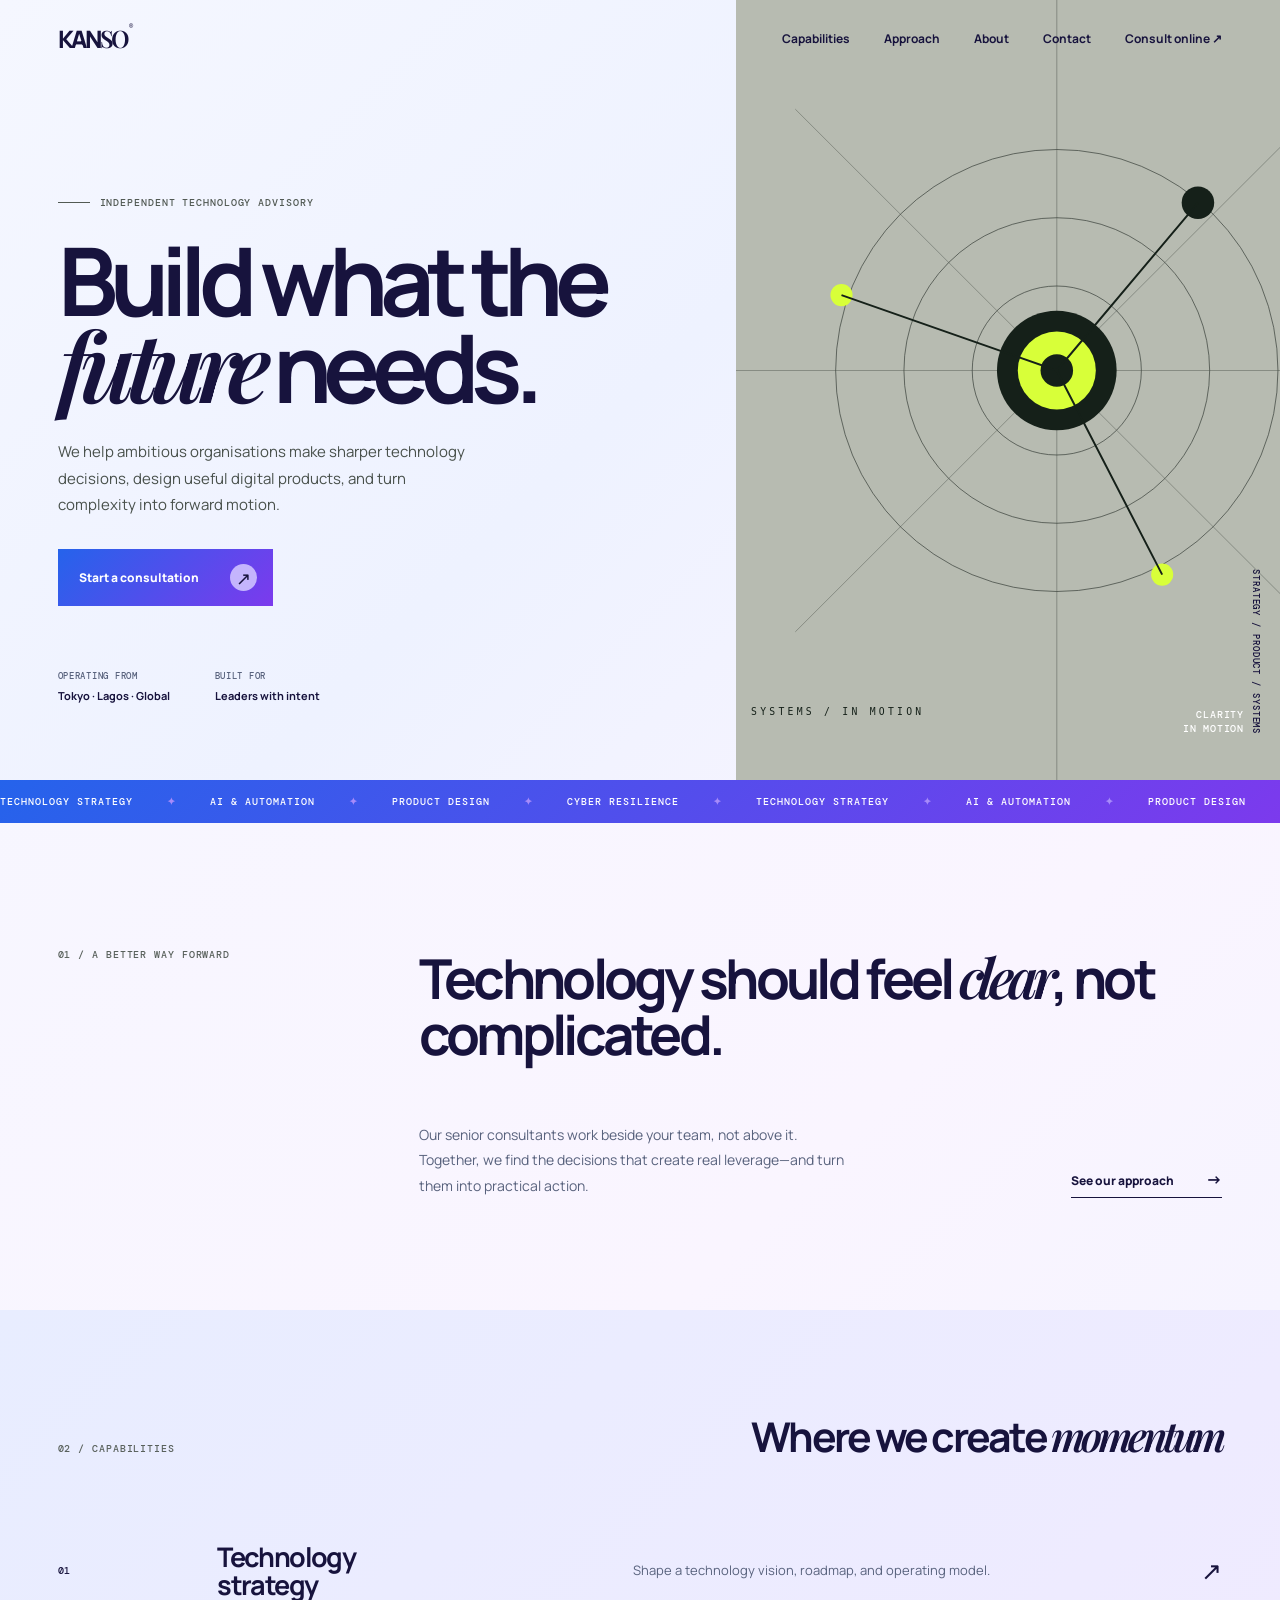
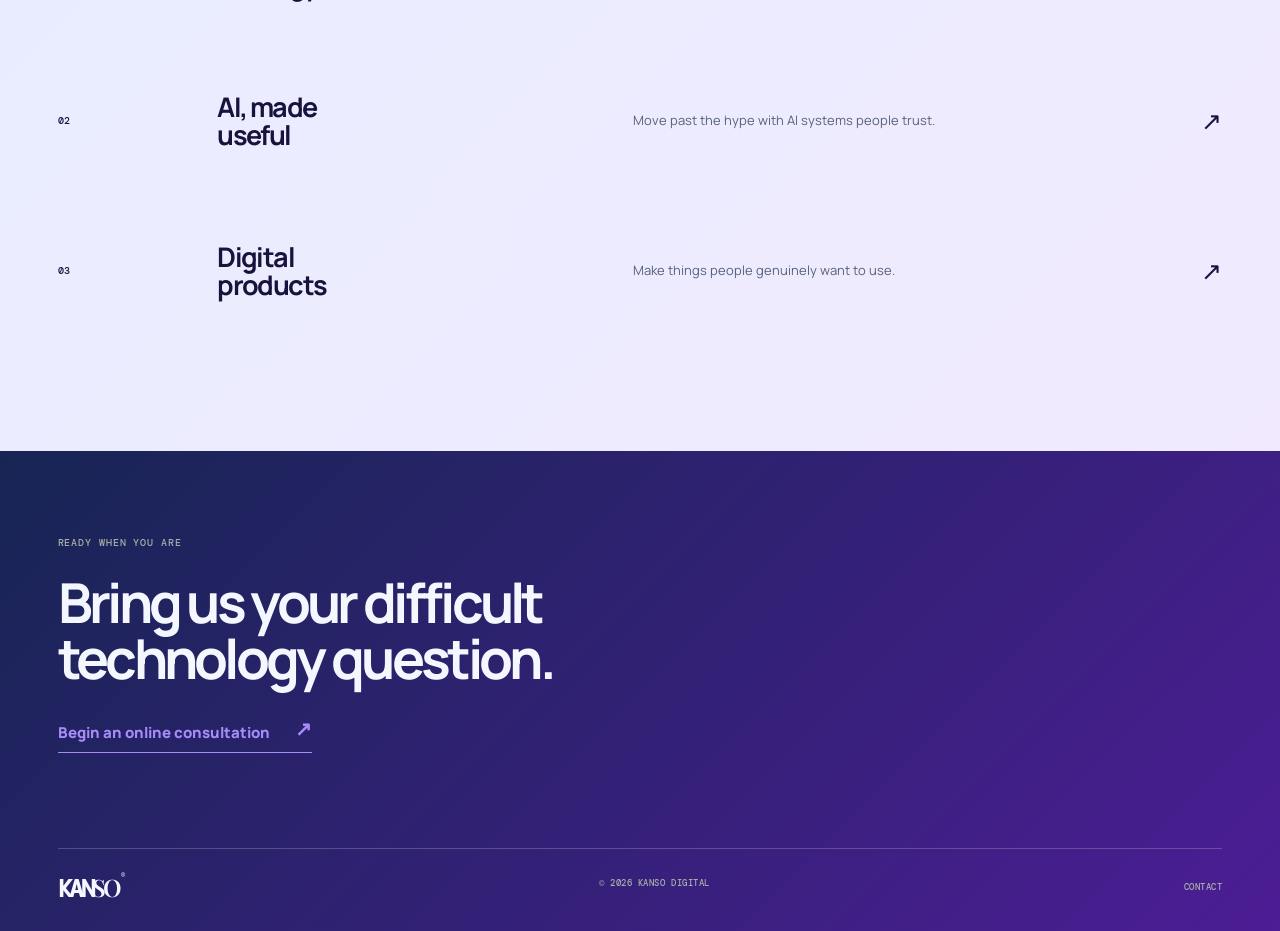
<file: index.html>
<!doctype html><html lang="en"><head><meta charset="utf-8"><meta name="viewport" content="width=device-width,initial-scale=1"><title>Kanso — Technology consultancy</title><link rel="preconnect" href="https://fonts.googleapis.com"><link rel="preconnect" href="https://fonts.gstatic.com" crossorigin><link href="https://fonts.googleapis.com/css2?family=DM+Mono:wght@400;500&family=Manrope:wght@400;500;600;700;800&family=Playfair+Display:ital,wght@0,600;1,600&display=swap" rel="stylesheet"><link rel="stylesheet" href="styles.css"></head><body><header class="site-header"><a class="logo" href="index.html">KAN<span>SO</span><i>®</i></a><button class="menu-button" aria-label="Open navigation" aria-expanded="false"><span></span><span></span></button><nav><a href="capabilities.html">Capabilities</a><a href="approach.html">Approach</a><a href="about.html">About</a><a href="contact.html">Contact</a><a class="nav-cta" href="consult.html">Consult online ↗</a></nav></header><main><section class="hero"><div class="hero-copy"><p class="kicker"><span></span> Independent technology advisory</p><h1>Build what the <em>future</em> needs.</h1><p class="lede">We help ambitious organisations make sharper technology decisions, design useful digital products, and turn complexity into forward motion.</p><a class="action" href="consult.html">Start a consultation <b>↗</b></a><dl class="hero-meta"><div><dt>Operating from</dt><dd>Tokyo · Lagos · Global</dd></div><div><dt>Built for</dt><dd>Leaders with intent</dd></div></dl></div><div class="hero-art"><img src="assets/technology-orbit.svg" alt="Abstract technical system of orbiting forms"><p>Clarity<br>in motion</p></div><div class="side-label">Strategy / Product / Systems</div></section><div class="marquee"><div>Technology strategy <b>✦</b> AI &amp; automation <b>✦</b> Product design <b>✦</b> Cyber resilience <b>✦</b> Technology strategy <b>✦</b> AI &amp; automation <b>✦</b> Product design <b>✦</b> Cyber resilience <b>✦</b></div></div><section class="intro"><p class="number">01 / A better way forward</p><div><h2>Technology should feel <em>clear</em>, not complicated.</h2><div class="intro-foot"><p>Our senior consultants work beside your team, not above it. Together, we find the decisions that create real leverage—and turn them into practical action.</p><a href="approach.html" class="text-link">See our approach <span>→</span></a></div></div></section><section class="services"><div class="section-heading"><p class="number">02 / Capabilities</p><h2>Where we create <em>momentum</em></h2></div><div class="service-list"><article><span>01</span><h3>Technology<br>strategy</h3><p>Shape a technology vision, roadmap, and operating model.</p><a href="capabilities.html">↗</a></article><article><span>02</span><h3>AI, made<br>useful</h3><p>Move past the hype with AI systems people trust.</p><a href="capabilities.html">↗</a></article><article><span>03</span><h3>Digital<br>products</h3><p>Make things people genuinely want to use.</p><a href="capabilities.html">↗</a></article></div></section></main><footer><p class="number">Ready when you are</p><h2>Bring us your difficult technology question.</h2><a class="email" href="consult.html">Begin an online consultation <span>↗</span></a><div class="footer-bottom"><a class="logo" href="index.html">KAN<span>SO</span><i>®</i></a><p>© 2026 Kanso Digital</p><a href="contact.html">Contact</a></div></footer><script src="script.js"></script></body></html>
</file>
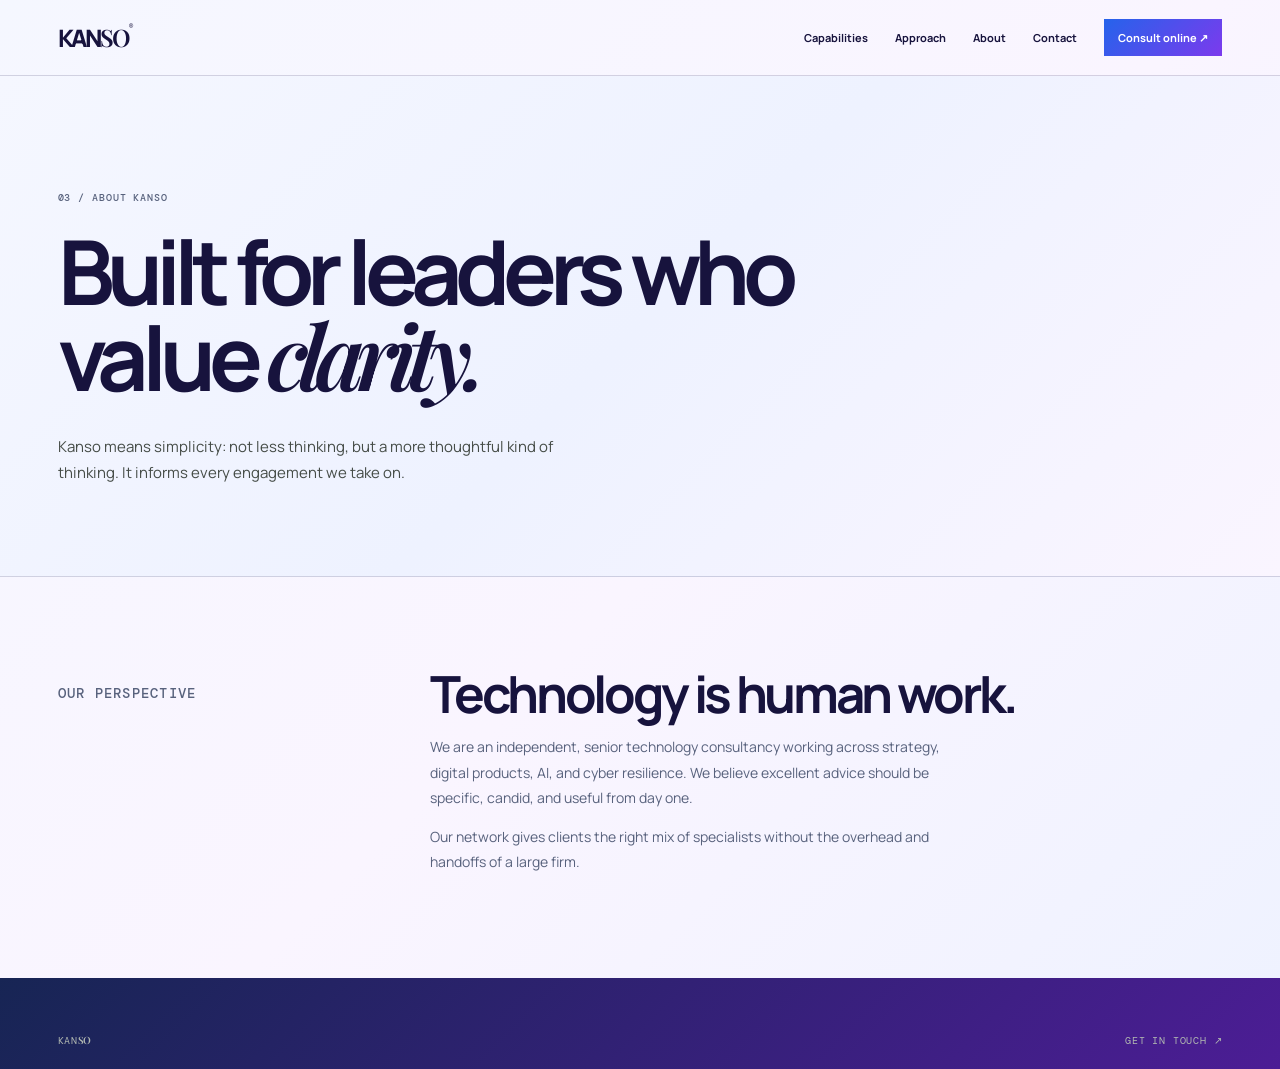
<file: about.html>
<!doctype html><html lang="en"><head><meta charset="utf-8"><meta name="viewport" content="width=device-width,initial-scale=1"><title>About — Kanso</title><link rel="preconnect" href="https://fonts.googleapis.com"><link rel="preconnect" href="https://fonts.gstatic.com" crossorigin><link href="https://fonts.googleapis.com/css2?family=DM+Mono:wght@400;500&family=Manrope:wght@400;600;700;800&family=Playfair+Display:ital,wght@0,600;1,600&display=swap" rel="stylesheet"><link rel="stylesheet" href="pages.css"></head><body><header class="header"><a class="logo" href="index.html">KAN<span>SO</span><i>®</i></a><nav><a href="capabilities.html">Capabilities</a><a href="approach.html">Approach</a><a href="about.html">About</a><a href="contact.html">Contact</a><a class="button" href="consult.html">Consult online ↗</a></nav></header><main><section class="page-hero"><p class="mono">03 / About Kanso</p><h1>Built for leaders who value <em>clarity.</em></h1><p class="summary">Kanso means simplicity: not less thinking, but a more thoughtful kind of thinking. It informs every engagement we take on.</p></section><section class="content split"><p class="mono">Our perspective</p><div><h2>Technology is human work.</h2><p>We are an independent, senior technology consultancy working across strategy, digital products, AI, and cyber resilience. We believe excellent advice should be specific, candid, and useful from day one.</p><p>Our network gives clients the right mix of specialists without the overhead and handoffs of a large firm.</p></div></section></main><footer><div class="footer-row"><a class="logo" href="index.html">KAN<span>SO</span></a><a href="contact.html">Get in touch ↗</a></div></footer></body></html>
</file>
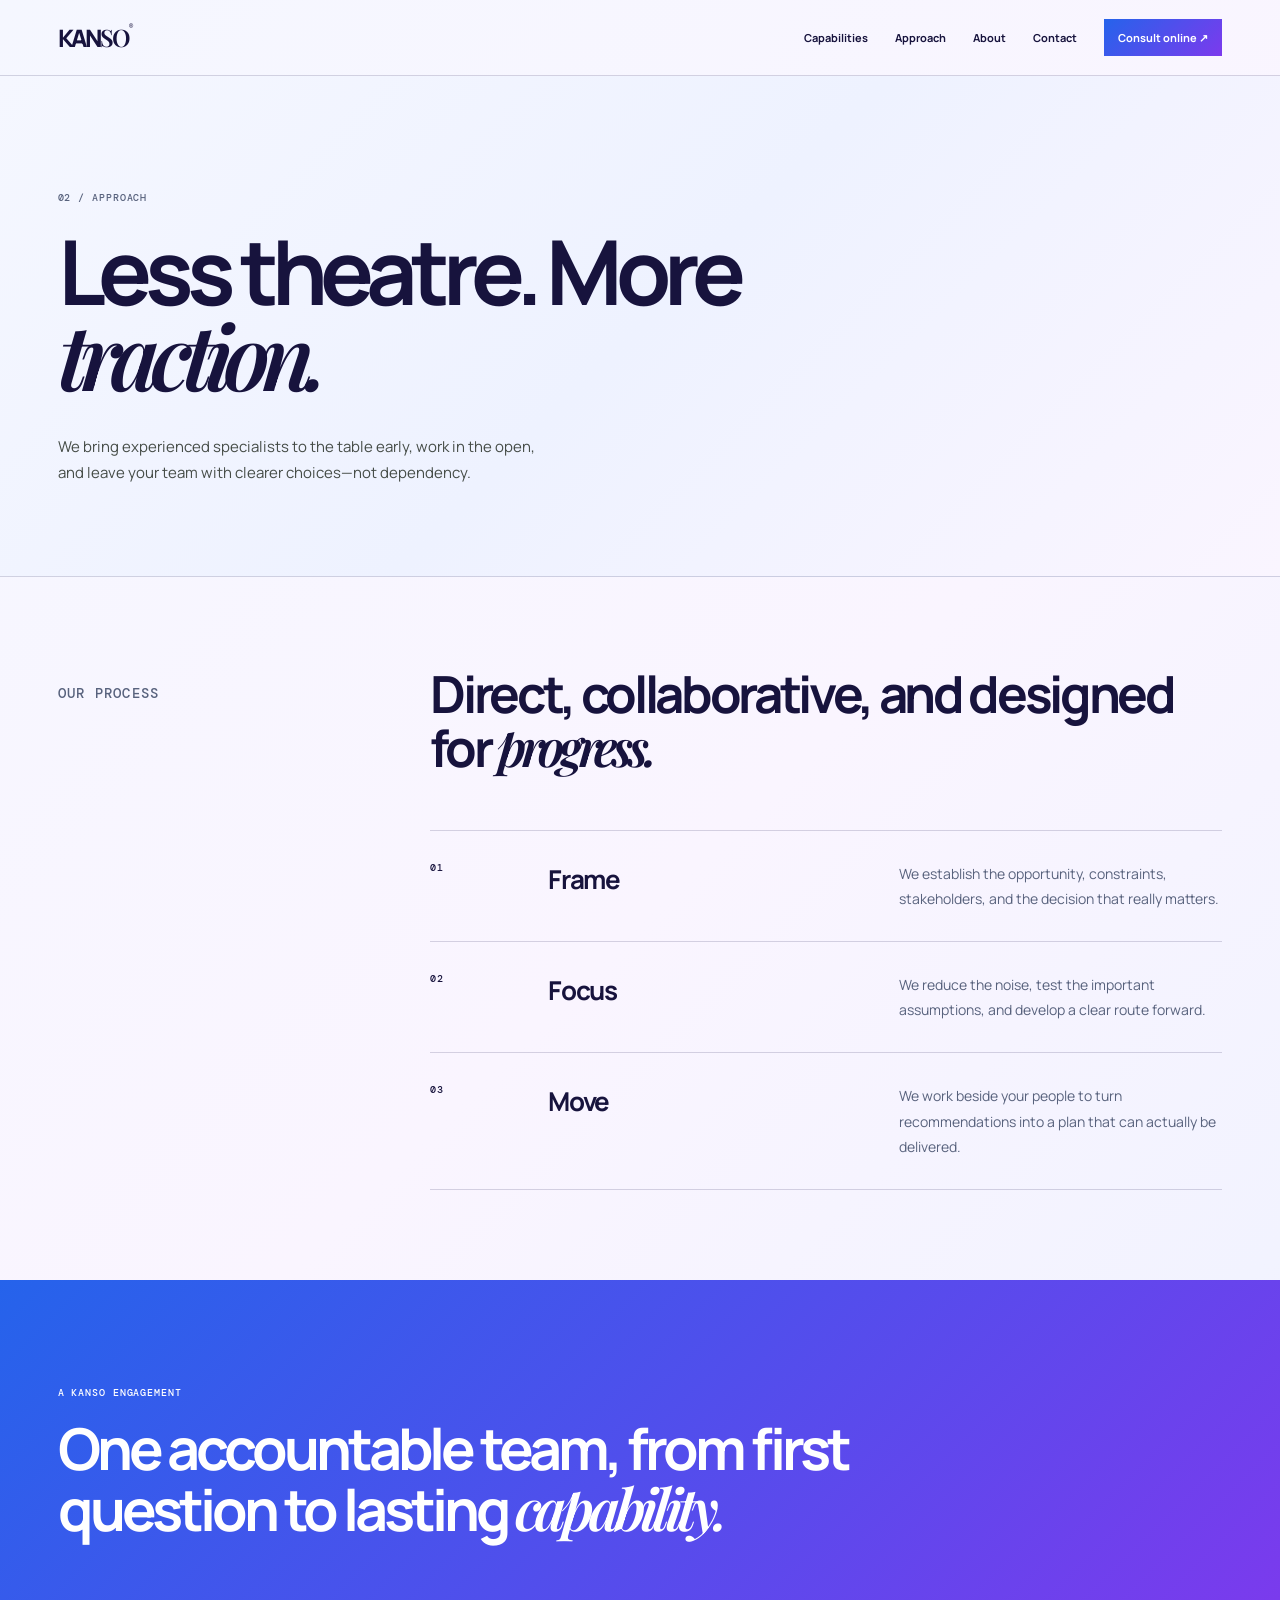
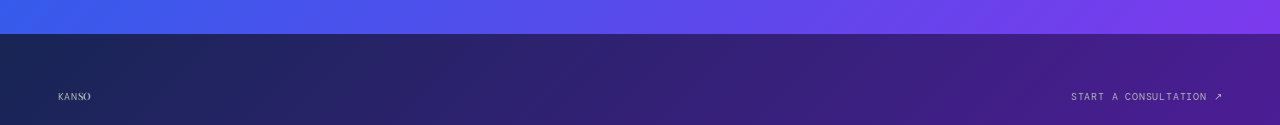
<file: approach.html>
<!doctype html><html lang="en"><head><meta charset="utf-8"><meta name="viewport" content="width=device-width,initial-scale=1"><title>Approach — Kanso</title><link rel="preconnect" href="https://fonts.googleapis.com"><link rel="preconnect" href="https://fonts.gstatic.com" crossorigin><link href="https://fonts.googleapis.com/css2?family=DM+Mono:wght@400;500&family=Manrope:wght@400;600;700;800&family=Playfair+Display:ital,wght@0,600;1,600&display=swap" rel="stylesheet"><link rel="stylesheet" href="pages.css"></head><body><header class="header"><a class="logo" href="index.html">KAN<span>SO</span><i>®</i></a><nav><a href="capabilities.html">Capabilities</a><a href="approach.html">Approach</a><a href="about.html">About</a><a href="contact.html">Contact</a><a class="button" href="consult.html">Consult online ↗</a></nav></header><main><section class="page-hero"><p class="mono">02 / Approach</p><h1>Less theatre. More <em>traction.</em></h1><p class="summary">We bring experienced specialists to the table early, work in the open, and leave your team with clearer choices—not dependency.</p></section><section class="content split"><p class="mono">Our process</p><div><h2>Direct, collaborative, and designed for <em>progress.</em></h2><div class="list"><article><span class="mono">01</span><h3>Frame</h3><p>We establish the opportunity, constraints, stakeholders, and the decision that really matters.</p></article><article><span class="mono">02</span><h3>Focus</h3><p>We reduce the noise, test the important assumptions, and develop a clear route forward.</p></article><article><span class="mono">03</span><h3>Move</h3><p>We work beside your people to turn recommendations into a plan that can actually be delivered.</p></article></div></div></section><section class="band"><p class="mono">A Kanso engagement</p><h2>One accountable team, from first question to lasting <em>capability.</em></h2></section></main><footer><div class="footer-row"><a class="logo" href="index.html">KAN<span>SO</span></a><a href="consult.html">Start a consultation ↗</a></div></footer></body></html>
</file>
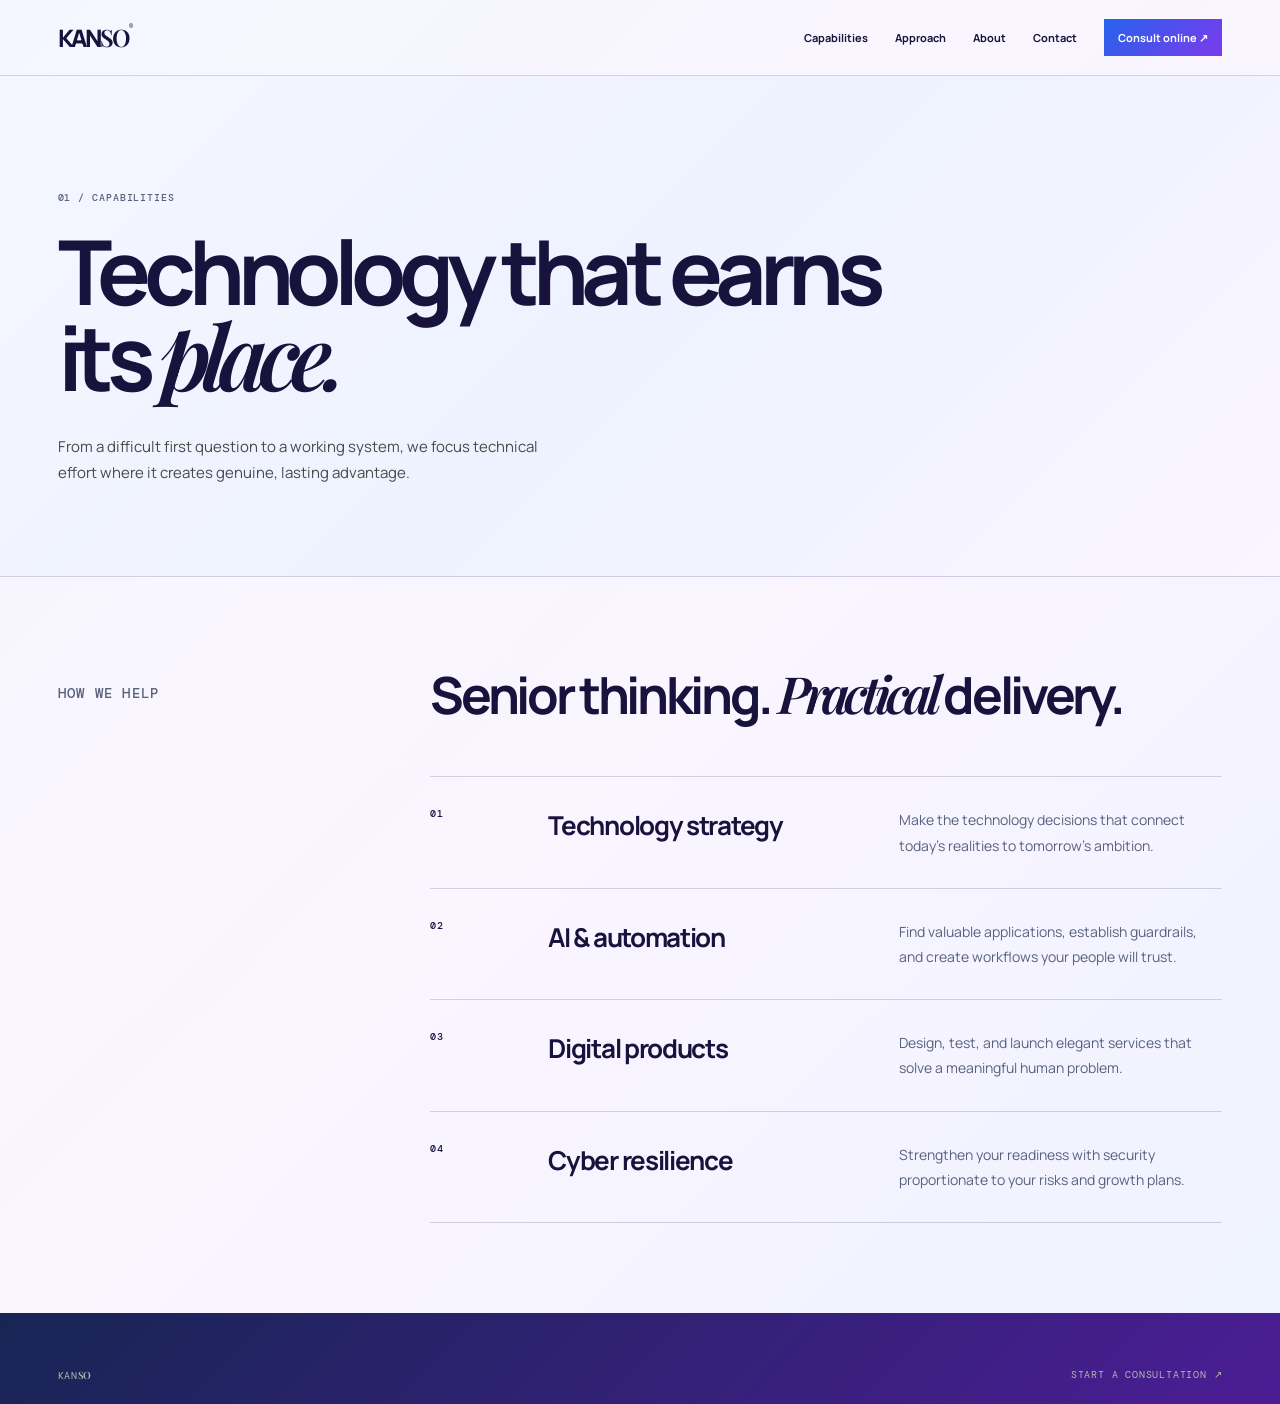
<file: capabilities.html>
<!doctype html><html lang="en"><head><meta charset="utf-8"><meta name="viewport" content="width=device-width,initial-scale=1"><title>Capabilities — Kanso</title><link rel="preconnect" href="https://fonts.googleapis.com"><link rel="preconnect" href="https://fonts.gstatic.com" crossorigin><link href="https://fonts.googleapis.com/css2?family=DM+Mono:wght@400;500&family=Manrope:wght@400;600;700;800&family=Playfair+Display:ital,wght@0,600;1,600&display=swap" rel="stylesheet"><link rel="stylesheet" href="pages.css"></head><body><header class="header"><a class="logo" href="index.html">KAN<span>SO</span><i>®</i></a><nav><a href="capabilities.html">Capabilities</a><a href="approach.html">Approach</a><a href="about.html">About</a><a href="contact.html">Contact</a><a class="button" href="consult.html">Consult online ↗</a></nav></header><main><section class="page-hero"><p class="mono">01 / Capabilities</p><h1>Technology that earns its <em>place.</em></h1><p class="summary">From a difficult first question to a working system, we focus technical effort where it creates genuine, lasting advantage.</p></section><section class="content split"><p class="mono">How we help</p><div><h2>Senior thinking. <em>Practical</em> delivery.</h2><div class="list"><article><span class="mono">01</span><h3>Technology strategy</h3><p>Make the technology decisions that connect today’s realities to tomorrow’s ambition.</p></article><article><span class="mono">02</span><h3>AI &amp; automation</h3><p>Find valuable applications, establish guardrails, and create workflows your people will trust.</p></article><article><span class="mono">03</span><h3>Digital products</h3><p>Design, test, and launch elegant services that solve a meaningful human problem.</p></article><article><span class="mono">04</span><h3>Cyber resilience</h3><p>Strengthen your readiness with security proportionate to your risks and growth plans.</p></article></div></div></section></main><footer><div class="footer-row"><a class="logo" href="index.html">KAN<span>SO</span></a><a href="consult.html">Start a consultation ↗</a></div></footer></body></html>
</file>
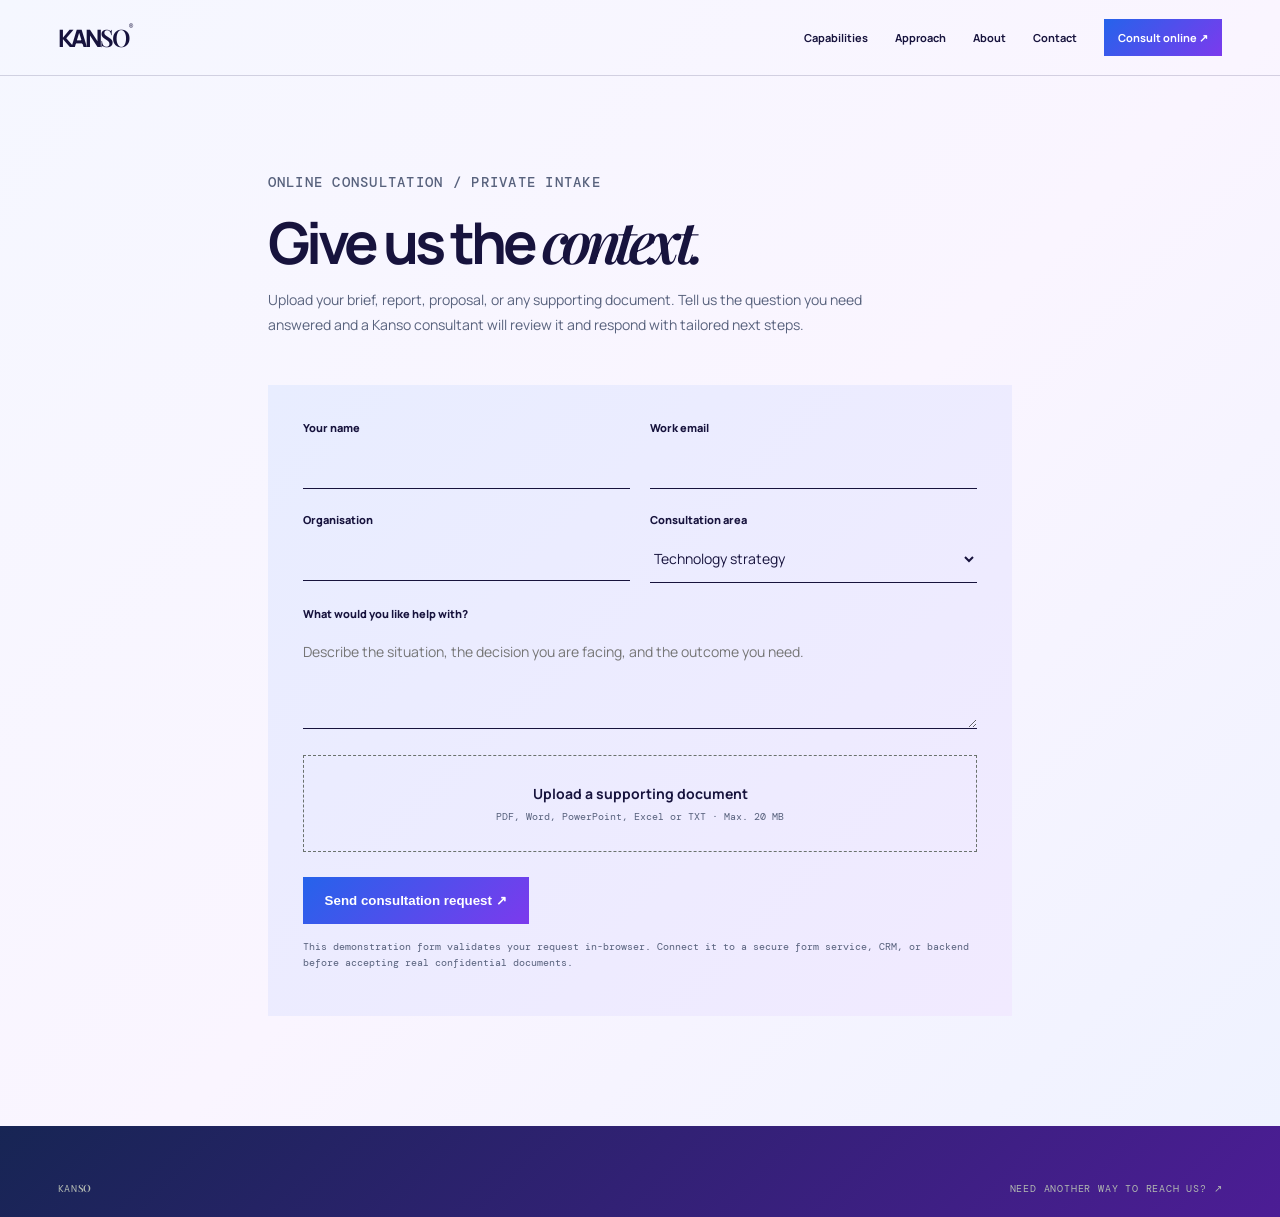
<file: consult.html>
<!doctype html><html lang="en"><head><meta charset="utf-8"><meta name="viewport" content="width=device-width,initial-scale=1"><title>Online consultation — Kanso</title><link rel="preconnect" href="https://fonts.googleapis.com"><link rel="preconnect" href="https://fonts.gstatic.com" crossorigin><link href="https://fonts.gstatic.com" crossorigin><link href="https://fonts.googleapis.com/css2?family=DM+Mono:wght@400;500&family=Manrope:wght@400;600;700;800&family=Playfair+Display:ital,wght@0,600;1,600&display=swap" rel="stylesheet"><link rel="stylesheet" href="pages.css"></head><body><header class="header"><a class="logo" href="index.html">KAN<span>SO</span><i>®</i></a><nav><a href="capabilities.html">Capabilities</a><a href="approach.html">Approach</a><a href="about.html">About</a><a href="contact.html">Contact</a><a class="button" href="consult.html">Consult online ↗</a></nav></header><main><section class="form-shell"><p class="mono">Online consultation / Private intake</p><h2>Give us the <em>context.</em></h2><p>Upload your brief, report, proposal, or any supporting document. Tell us the question you need answered and a Kanso consultant will review it and respond with tailored next steps.</p><form class="consult-form" id="consultForm"><div class="form-row"><label class="field">Your name<input name="name" required autocomplete="name"></label><label class="field">Work email<input type="email" name="email" required autocomplete="email"></label></div><div class="form-row"><label class="field">Organisation<input name="company" autocomplete="organization"></label><label class="field">Consultation area<select name="topic"><option>Technology strategy</option><option>AI &amp; automation</option><option>Digital product</option><option>Cyber resilience</option><option>Other</option></select></label></div><label class="field">What would you like help with?<textarea name="question" required placeholder="Describe the situation, the decision you are facing, and the outcome you need."></textarea></label><label class="upload" for="document"><input id="document" type="file" accept=".pdf,.doc,.docx,.ppt,.pptx,.xls,.xlsx,.txt"><strong id="uploadTitle">Upload a supporting document</strong><span id="uploadHint">PDF, Word, PowerPoint, Excel or TXT · Max. 20 MB</span></label><button class="submit" type="submit">Send consultation request ↗</button><p class="note">This demonstration form validates your request in-browser. Connect it to a secure form service, CRM, or backend before accepting real confidential documents.</p><div class="success" id="success" role="status">Your consultation request is ready. In the live version, it will be securely delivered to the Kanso consultant team for review and reply.</div></form></section></main><footer><div class="footer-row"><a class="logo" href="index.html">KAN<span>SO</span></a><a href="contact.html">Need another way to reach us? ↗</a></div></footer><script src="script.js"></script></body></html>
</file>
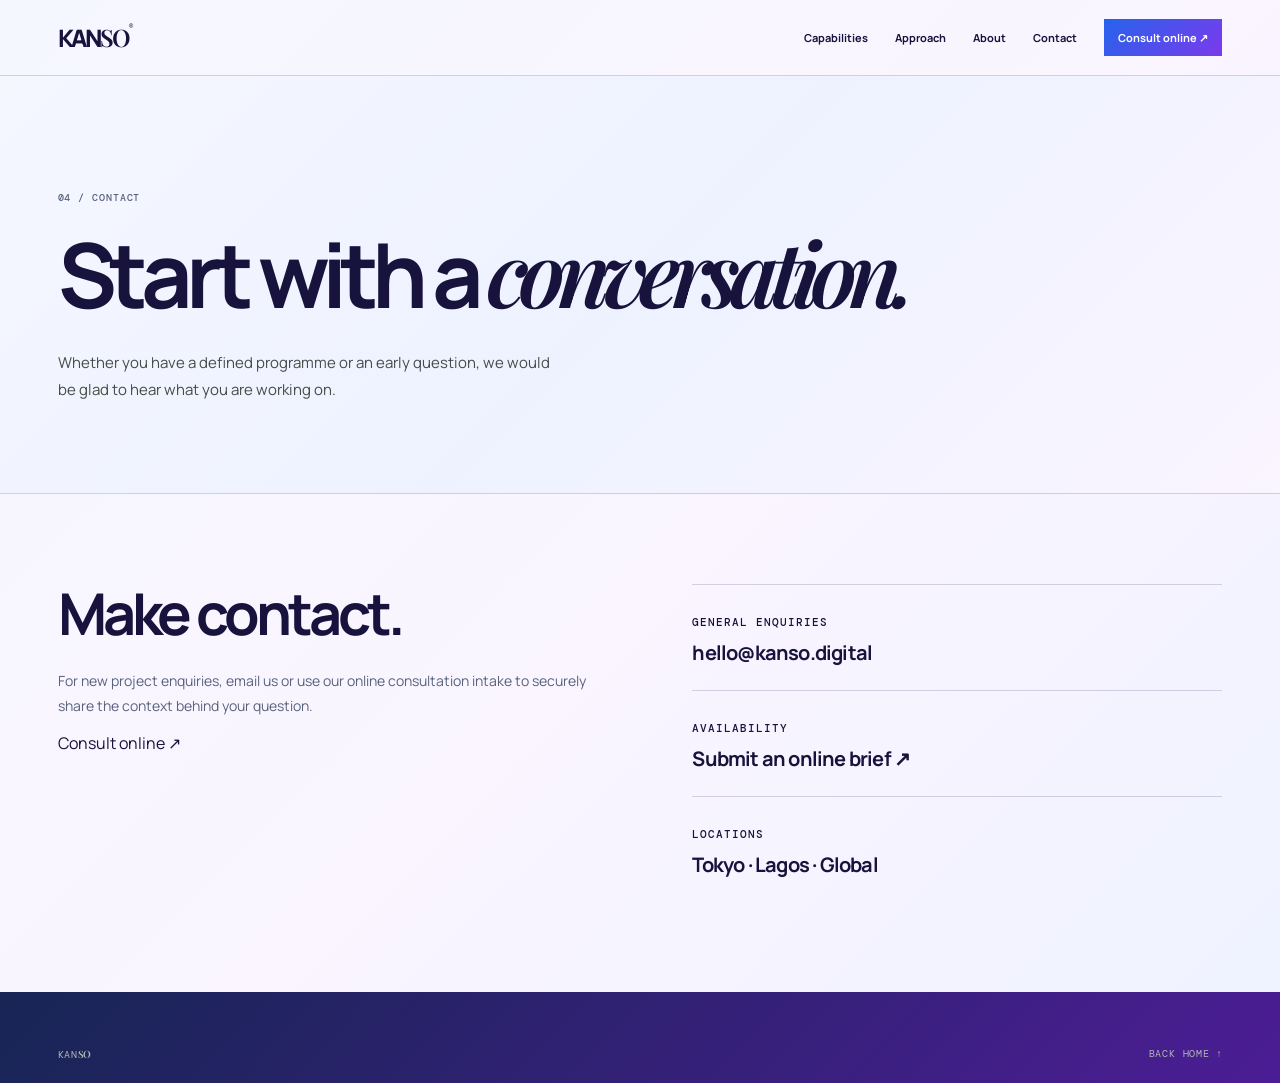
<file: contact.html>
<!doctype html><html lang="en"><head><meta charset="utf-8"><meta name="viewport" content="width=device-width,initial-scale=1"><title>Contact — Kanso</title><link rel="preconnect" href="https://fonts.googleapis.com"><link rel="preconnect" href="https://fonts.gstatic.com" crossorigin><link href="https://fonts.googleapis.com/css2?family=DM+Mono:wght@400;500&family=Manrope:wght@400;600;700;800&family=Playfair+Display:ital,wght@0,600;1,600&display=swap" rel="stylesheet"><link rel="stylesheet" href="pages.css"></head><body><header class="header"><a class="logo" href="index.html">KAN<span>SO</span><i>®</i></a><nav><a href="capabilities.html">Capabilities</a><a href="approach.html">Approach</a><a href="about.html">About</a><a href="contact.html">Contact</a><a class="button" href="consult.html">Consult online ↗</a></nav></header><main><section class="page-hero"><p class="mono">04 / Contact</p><h1>Start with a <em>conversation.</em></h1><p class="summary">Whether you have a defined programme or an early question, we would be glad to hear what you are working on.</p></section><section class="contact-grid"><section><h2>Make contact.</h2><p>For new project enquiries, email us or use our online consultation intake to securely share the context behind your question.</p><a class="button" href="consult.html">Consult online ↗</a></section><section><div class="detail"><b class="mono">General enquiries</b><a href="mailto:hello@kanso.digital">hello@kanso.digital</a></div><div class="detail"><b class="mono">Availability</b><a href="consult.html">Submit an online brief ↗</a></div><div class="detail"><b class="mono">Locations</b><a href="about.html">Tokyo · Lagos · Global</a></div></section></section></main><footer><div class="footer-row"><a class="logo" href="index.html">KAN<span>SO</span></a><a href="index.html">Back home ↑</a></div></footer></body></html>
</file>
<file: styles.css>
:root{--line:rgba(39,35,90,.18)}
:root{--line:rgba(39,35,90,.18)}.site-header{border-color:var(--line)}
:root{--ink:#101211;--cream:#f5f3ee;--acid:#d8ff39;--mist:#dedfd9;--muted:#67706a;--line:rgba(16,18,17,.18)}*{box-sizing:border-box}html{scroll-behavior:smooth}body{margin:0;background:var(--cream);color:var(--ink);font-family:Manrope,Arial,sans-serif}a{color:inherit;text-decoration:none}.number,.kicker{font:500 10px/1.3 "DM Mono",monospace;letter-spacing:.09em;text-transform:uppercase}.site-header{height:76px;position:absolute;top:0;z-index:10;width:100%;display:flex;align-items:center;justify-content:space-between;padding:0 4.5vw;border-bottom:1px solid var(--line)}.logo{font-size:24px;font-weight:800;letter-spacing:-.1em}.logo span{font-family:"Playfair Display",serif;font-weight:600;letter-spacing:-.15em}.logo i{font:500 7px/1 "DM Mono";letter-spacing:0;vertical-align:top;margin-left:3px}.site-header nav{display:flex;gap:34px}.site-header nav a{font-size:12px;font-weight:700}.menu-button{display:none}.hero{min-height:780px;padding:164px 4.5vw 45px;display:grid;grid-template-columns:1.13fr .87fr;position:relative;overflow:hidden}.hero-copy{position:relative;z-index:2;align-self:center}.kicker{display:flex;gap:10px;align-items:center;color:#525a54;margin:0 0 28px}.kicker span{height:1px;width:32px;background:currentColor}h1,h2,h3,p{margin-top:0}h1{max-width:750px;margin-bottom:30px;font-size:clamp(58px,7.4vw,116px);line-height:.9;letter-spacing:-.083em}em{font-family:"Playfair Display",serif;font-weight:600;letter-spacing:-.1em}.lede{max-width:420px;margin-bottom:31px;color:#48504b;font-size:15px;line-height:1.75}.action{display:inline-flex;gap:31px;align-items:center;background:var(--ink);color:#fff;padding:15px 16px 15px 21px;font-size:12px;font-weight:800}.action b{display:grid;place-items:center;width:27px;height:27px;border-radius:50%;background:var(--acid);color:var(--ink);font-size:18px;font-weight:400}.hero-meta{display:flex;gap:45px;margin:64px 0 0}.hero-meta dt{color:var(--muted);font:500 9px "DM Mono";letter-spacing:.08em;text-transform:uppercase}.hero-meta dd{margin:6px 0 0;font-size:11px;font-weight:700}.hero-art{position:relative;margin:-164px -4.5vw -45px 20px;background:#c8c9c1;overflow:hidden}.hero-art img{width:100%;height:100%;object-fit:cover}.hero-art p{position:absolute;z-index:1;right:36px;bottom:35px;color:white;font:500 10px/1.35 "DM Mono";letter-spacing:.08em;text-transform:uppercase;text-align:right}.side-label{position:absolute;right:18px;bottom:46px;writing-mode:vertical-rl;font:500 9px "DM Mono";letter-spacing:.1em;text-transform:uppercase}.marquee{overflow:hidden;white-space:nowrap;padding:15px 0;background:var(--ink);color:#fff;font:500 10px "DM Mono";letter-spacing:.1em;text-transform:uppercase}.marquee div{width:max-content;animation:loop 27s linear infinite}.marquee b{color:var(--acid);margin:0 27px}@keyframes loop{to{transform:translateX(-50%)}}.intro{padding:125px 4.5vw 112px;display:grid;grid-template-columns:23% 1fr;gap:8%}.number{color:#59615c;margin-bottom:0}.intro h2,.section-heading h2,.principle h2,footer h2{max-width:890px;font-size:clamp(36px,4.3vw,65px);line-height:1.02;letter-spacing:-.067em}.intro-foot{margin-top:60px;display:flex;align-items:end;justify-content:space-between;gap:35px}.intro-foot p{max-width:425px;margin:0;color:var(--muted);font-size:14px;line-height:1.8}.text-link{border-bottom:1px solid var(--ink);padding-bottom:7px;font-size:12px;font-weight:800;white-space:nowrap}.text-link span{margin-left:30px;font-size:16px}.services{padding:105px 4.5vw;background:var(--mist)}.section-heading{display:flex;align-items:baseline;justify-content:space-between;padding-bottom:38px;border-bottom:1px solid var(--line);gap:20px}.section-heading h2{margin:0;font-size:clamp(33px,3.2vw,50px);text-align:right}.service-list article{min-height:150px;display:grid;grid-template-columns:12% 34% 1fr 38px;gap:20px;align-items:center;border-bottom:1px solid var(--line);transition:.24s}.service-list article:hover{padding-left:19px;background:var(--acid)}.service-list span{font:500 10px "DM Mono"}.service-list h3{margin:0;font-size:27px;line-height:1.02;letter-spacing:-.06em}.service-list p{max-width:365px;margin:0;color:var(--muted);font-size:13px;line-height:1.65}.service-list a{font-size:25px;text-align:right}.principle{position:relative;padding:125px 18vw 125px 25%;background:var(--acid)}.principle .number{margin-bottom:27px}.principle h2{margin:0}.principle img{position:absolute;top:57px;right:7vw;width:105px}.proof{padding:110px 4.5vw 125px}.case-grid{display:grid;grid-template-columns:1fr 1fr;gap:20px;margin-top:38px}.case{min-height:440px;padding:27px;display:flex;flex-direction:column;justify-content:space-between;overflow:hidden;position:relative}.case:before{content:"";position:absolute;width:390px;height:390px;right:-130px;top:-130px;border:1px solid currentColor;border-radius:50%;opacity:.35}.case-one{background:#242725;color:#fff}.case-two{background:#b9bdb2}.case>div,.case h3,.case a{position:relative}.case>div{display:flex;justify-content:space-between;font:500 9px "DM Mono";letter-spacing:.09em;text-transform:uppercase}.case h3{margin:0;max-width:330px;font-size:35px;line-height:1.02;letter-spacing:-.06em}.case a{font-size:11px;font-weight:800}.case a b{margin-left:10px;font-size:17px}footer{padding:85px 4.5vw 27px;background:var(--ink);color:var(--cream)}footer .number{color:#a7aea9}footer h2{max-width:700px;margin:25px 0 35px}footer .email{display:inline-flex;gap:25px;color:var(--acid);border-bottom:1px solid var(--acid);padding-bottom:9px;font-size:15px;font-weight:800}.email span{font-size:20px;line-height:.7}.footer-bottom{display:flex;justify-content:space-between;align-items:center;border-top:1px solid rgba(255,255,255,.2);margin-top:95px;padding-top:22px;color:#a7aea9;font:500 9px "DM Mono";letter-spacing:.06em;text-transform:uppercase}.footer-bottom .logo{color:var(--cream)}@media(max-width:720px){.site-header{height:63px;padding:0 22px}.site-header nav{display:none}.menu-button{display:grid;gap:5px;padding:10px;border:0;background:none}.menu-button span{width:20px;height:1px;background:var(--ink)}.site-header.nav-open nav{display:flex;position:absolute;top:63px;left:0;width:100%;padding:22px;background:var(--cream);border-bottom:1px solid var(--line);flex-direction:column;gap:18px}.hero{display:block;min-height:790px;padding:125px 22px 0}.hero-art{height:296px;margin:51px -22px 0}.hero-meta,.side-label{display:none}.intro{padding:76px 22px;display:block}.intro> .number{margin-bottom:24px}.intro-foot{display:block;margin-top:33px}.text-link{display:inline-block;margin-top:27px}.services{padding:70px 22px}.section-heading{display:block;padding-bottom:26px}.section-heading h2{text-align:left;margin-top:25px}.service-list article{min-height:119px;grid-template-columns:35px 1fr 25px;gap:11px}.service-list p{display:none}.service-list h3{font-size:23px}.principle{padding:76px 22px}.principle img{width:70px;right:20px;top:28px}.proof{padding:74px 22px}.case-grid{grid-template-columns:1fr}.case{min-height:330px}.case h3{font-size:30px}footer{padding:70px 22px 22px}.footer-bottom{margin-top:70px}.footer-bottom p{display:none}.footer-bottom .logo{font-size:21px}}

:root{--ink:#17133d;--cream:#f5f7ff;--acid:#a78bfa;--mist:#e8edff;--muted:#58627d;--line:rgba(39,35, ninety, .18);--flow:linear-gradient(135deg,#2563eb 0%,#7c3aed 100%)}body{background:linear-gradient(135deg,#f5f7ff 0%,#faf5ff 52%,#eef2ff 100%)}.site-header{border-color:rgba(39,35, ninety, .18)}.hero{background:linear-gradient(135deg,#f5f7ff 0%,#eef2ff 50%,#faf5ff 100%)}.hero-art{background:var(--flow)}.action,.marquee{background:var(--flow)}.action b{background:#c4b5fd}.services{background:linear-gradient(135deg,#e8edff 0%,#f1eaff 100%)}.service-list article:hover{background:linear-gradient(90deg,#bfdbfe,#ddd6fe)}.principle,.band{background:var(--flow);color:#fff}.case-one{background:linear-gradient(135deg,#172554,#4c1d95)}.case-two{background:linear-gradient(135deg,#bfdbfe,#ddd6fe);color:#17133d}footer{background:linear-gradient(135deg,#172554 0%,#4c1d95 100%)}
</file>
<file: pages.css>
:root{--ink:#101211;--paper:#f5f3ee;--acid:#d8ff39;--soft:#dedfd9;--muted:#68706b;--line:rgba(16,18,17,.19)}*{box-sizing:border-box}html{scroll-behavior:smooth}body{margin:0;background:var(--paper);color:var(--ink);font-family:Manrope,Arial,sans-serif}a{color:inherit;text-decoration:none}.mono{font:500 10px/1.3 "DM Mono",monospace;letter-spacing:.09em;text-transform:uppercase}.header{height:76px;padding:0 4.5vw;display:flex;justify-content:space-between;align-items:center;border-bottom:1px solid var(--line)}.logo{font-size:24px;font-weight:800;letter-spacing:-.1em}.logo span,h1 em,h2 em{font-family:"Playfair Display",serif;font-weight:600;letter-spacing:-.1em}.logo i{font:500 7px "DM Mono";vertical-align:top}.header nav{display:flex;gap:27px;align-items:center}.header nav a{font-size:11px;font-weight:700}.header nav .button{background:var(--ink);color:white;padding:11px 14px}.page-hero{padding:115px 4.5vw 90px;border-bottom:1px solid var(--line)}.page-hero p{color:var(--muted);margin:0 0 25px}.page-hero h1{max-width:850px;margin:0;font-size:clamp(55px,7vw,105px);line-height:.93;letter-spacing:-.08em}.page-hero .summary{max-width:500px;margin:35px 0 0;color:#454c47;font-size:15px;line-height:1.75}.content{padding:90px 4.5vw}.split{display:grid;grid-template-columns:24% 1fr;gap:8%}.split h2{margin:0;font-size:clamp(33px,4vw,59px);line-height:1.04;letter-spacing:-.065em}.split p{max-width:520px;color:var(--muted);font-size:14px;line-height:1.8}.list{margin-top:55px;border-top:1px solid var(--line)}.list article{display:grid;grid-template-columns:90px 1fr 1fr;gap:28px;padding:30px 0;border-bottom:1px solid var(--line)}.list h3{margin:0;font-size:26px;letter-spacing:-.05em}.list p{margin:0}.band{padding:96px 4.5vw;background:var(--acid)}.band h2{max-width:900px;font-size:clamp(37px,4.5vw,66px);line-height:1.02;letter-spacing:-.07em;margin:20px 0 0}.contact-grid{display:grid;grid-template-columns:1fr 1fr;gap:9%;padding:90px 4.5vw}.contact-grid h2{font-size:clamp(38px,4.5vw,65px);letter-spacing:-.07em;line-height:1.02;margin:0 0 25px}.contact-grid p{color:var(--muted);font-size:14px;line-height:1.8}.detail{padding:24px 0;border-top:1px solid var(--line)}.detail b{font-size:11px}.detail a{display:block;margin-top:8px;font-size:20px;font-weight:700;letter-spacing:-.04em}.form-shell{max-width:860px;margin:0 auto;padding:80px 4.5vw 110px}.form-shell h2{font-size:clamp(38px,4.5vw,65px);line-height:1;letter-spacing:-.07em;margin:17px 0}.form-shell>p{max-width:620px;color:var(--muted);line-height:1.75;font-size:14px}.consult-form{margin-top:48px;padding:35px;background:var(--soft)}.form-row{display:grid;grid-template-columns:1fr 1fr;gap:20px}.field{display:block;margin-bottom:23px;font-size:11px;font-weight:800}.field input,.field select,.field textarea{width:100%;margin-top:8px;padding:13px 0;border:0;border-bottom:1px solid var(--ink);border-radius:0;background:transparent;color:var(--ink);font:14px Manrope}.field textarea{min-height:100px;resize:vertical}.upload{display:block;border:1px dashed #6a726d;padding:28px;margin:10px 0 25px;text-align:center;cursor:pointer}.upload input{display:none}.upload strong{display:block;font-size:14px}.upload span{display:block;margin-top:7px;color:var(--muted);font:10px "DM Mono"}.submit{border:0;background:var(--ink);color:#fff;padding:16px 22px;font-weight:800;cursor:pointer}.note{font:10px/1.6 "DM Mono";color:var(--muted);margin-top:15px}.success{display:none;margin-top:22px;padding:20px;background:var(--acid);font-size:14px;font-weight:700}.success.show{display:block}footer{padding:55px 4.5vw 22px;background:var(--ink);color:white}.footer-row{display:flex;justify-content:space-between;align-items:center}.footer-row a{font:10px "DM Mono";letter-spacing:.08em;text-transform:uppercase;color:#b1b8b1}@media(max-width:720px){.header{height:63px;padding:0 22px}.header nav{gap:13px}.header nav a{display:none}.header nav a:last-child{display:block}.page-hero{padding:75px 22px 65px}.content,.band{padding:70px 22px}.split{display:block}.split>.mono{margin-bottom:24px}.list{margin-top:38px}.list article{grid-template-columns:35px 1fr;gap:15px}.list article p{grid-column:2}.contact-grid{display:block;padding:70px 22px}.contact-grid section+section{margin-top:55px}.form-shell{padding:70px 22px}.consult-form{padding:23px}.form-row{display:block}.footer-row{font-size:10px}.footer-row .logo{font-size:21px}}

:root{--ink:#17133d;--paper:#f5f7ff;--acid:#a78bfa;--soft:#e8edff;--muted:#58627d;--line:rgba(39,35,90,.18);--flow:linear-gradient(135deg,#2563eb 0%,#7c3aed 100%)}body{background:linear-gradient(135deg,#f5f7ff 0%,#faf5ff 52%,#eef2ff 100%)}.header{border-color:var(--line)}.page-hero{background:linear-gradient(135deg,#f5f7ff 0%,#eef2ff 50%,#faf5ff 100%)}.header nav .button,.submit{background:var(--flow)}.band,.success{background:var(--flow);color:#fff}.consult-form{background:linear-gradient(135deg,#e8edff 0%,#f1eaff 100%)}footer{background:linear-gradient(135deg,#172554 0%,#4c1d95 100%)}
</file>
